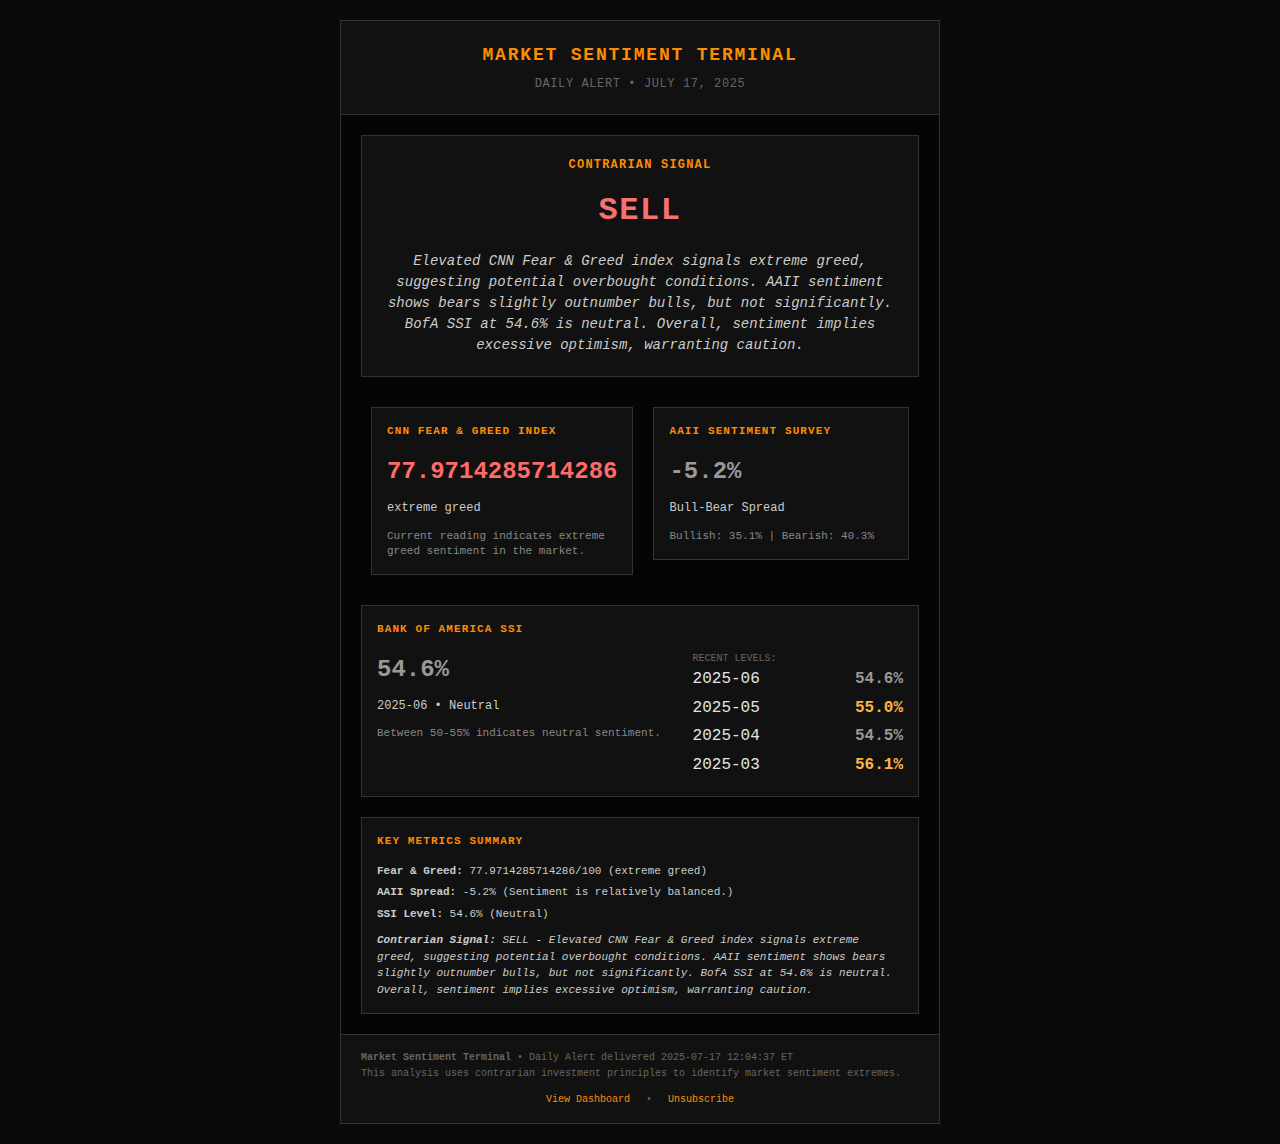
<file: email_preview.html>
<!DOCTYPE html>
<html lang="en">
<head>
    <meta charset="UTF-8">
    <meta name="viewport" content="width=device-width, initial-scale=1.0">
    <title>Daily Market Sentiment Alert</title>
    <style>
        /* Reset and base styles */
        * {
            margin: 0;
            padding: 0;
            box-sizing: border-box;
        }
        
        body {
            font-family: 'Courier New', 'SF Mono', monospace;
            background-color: #0a0a0a;
            color: #e4e4e4;
            line-height: 1.6;
            margin: 0;
            padding: 20px;
        }
        
        .email-container {
            max-width: 600px;
            margin: 0 auto;
            background-color: #050505;
            border: 1px solid #333;
        }
        
        /* Header */
        .email-header {
            background-color: #111;
            border-bottom: 1px solid #333;
            padding: 20px;
            text-align: center;
        }
        
        .header-title {
            color: #ff8c00;
            font-size: 18px;
            font-weight: 600;
            letter-spacing: 0.1em;
            margin-bottom: 5px;
        }
        
        .header-subtitle {
            color: #666;
            font-size: 12px;
            text-transform: uppercase;
            letter-spacing: 0.05em;
        }
        
        /* Main content */
        .email-content {
            padding: 20px;
        }
        
        /* Recommendation section */
        .recommendation-section {
            background-color: #111;
            border: 1px solid #333;
            padding: 20px;
            margin-bottom: 20px;
            text-align: center;
        }
        
        .recommendation-label {
            color: #ff8c00;
            font-size: 12px;
            font-weight: 600;
            letter-spacing: 0.1em;
            margin-bottom: 10px;
        }
        
        .recommendation-value {
            font-size: 32px;
            font-weight: 700;
            margin-bottom: 15px;
            letter-spacing: 0.05em;
        }
        
        .recommendation-value.buy { color: #4ADE80; }
        .recommendation-value.sell { color: #F87171; }
        .recommendation-value.hold { color: #FFB347; }
        
        .recommendation-commentary {
            color: #ccc;
            font-size: 14px;
            line-height: 1.5;
            font-style: italic;
        }
        
        /* Indicators grid */
        .indicators-grid {
            display: table;
            width: 100%;
            margin-bottom: 20px;
        }
        
        .indicator-row {
            display: table-row;
        }
        
        .indicator-cell {
            display: table-cell;
            width: 50%;
            padding: 10px;
            vertical-align: top;
        }
        
        .indicator-box {
            background-color: #111;
            border: 1px solid #333;
            padding: 15px;
            height: 100%;
        }
        
        .indicator-title {
            color: #ff8c00;
            font-size: 11px;
            font-weight: 600;
            letter-spacing: 0.1em;
            margin-bottom: 12px;
            text-transform: uppercase;
        }
        
        .indicator-value {
            font-size: 24px;
            font-weight: 600;
            margin-bottom: 8px;
        }
        
        .indicator-label {
            font-size: 12px;
            color: #ccc;
            margin-bottom: 10px;
        }
        
        .indicator-description {
            font-size: 11px;
            color: #888;
            line-height: 1.4;
        }
        
        /* Color classes for indicators */
        .fear-extreme { color: #7B68EE; }
        .fear { color: #4169E1; }
        .neutral { color: #999; }
        .greed { color: #FFB347; }
        .greed-extreme { color: #FF6B6B; }
        .bearish { color: #4169E1; }
        .bullish { color: #FFB347; }
        .extreme-bullish { color: #FF6B6B; }
        
        /* SSI section (full width) */
        .ssi-section {
            background-color: #111;
            border: 1px solid #333;
            padding: 15px;
            margin-bottom: 20px;
        }
        
        .ssi-content {
            display: table;
            width: 100%;
        }
        
        .ssi-main {
            display: table-cell;
            width: 60%;
            padding-right: 15px;
        }
        
        .ssi-data {
            display: table-cell;
            width: 40%;
            vertical-align: top;
        }
        
        .ssi-history {
            font-size: 10px;
            color: #666;
        }
        
        .ssi-row {
            display: table;
            width: 100%;
            margin-bottom: 3px;
        }
        
        .ssi-month {
            display: table-cell;
            width: 60%;
            padding-right: 10px;
        }
        
        .ssi-value {
            display: table-cell;
            width: 40%;
            text-align: right;
            font-weight: 600;
        }
        
        /* Footer */
        .email-footer {
            background-color: #111;
            border-top: 1px solid #333;
            padding: 15px 20px;
            font-size: 10px;
            color: #666;
        }
        
        .footer-info {
            margin-bottom: 10px;
        }
        
        .footer-links {
            text-align: center;
        }
        
        .footer-links a {
            color: #ff8c00;
            text-decoration: none;
            margin: 0 10px;
        }
        
        .footer-links a:hover {
            text-decoration: underline;
        }
        
        /* Mobile responsive */
        @media only screen and (max-width: 600px) {
            body {
                padding: 10px;
            }
            
            .email-container {
                width: 100% !important;
            }
            
            .indicators-grid {
                display: block;
            }
            
            .indicator-row {
                display: block;
            }
            
            .indicator-cell {
                display: block;
                width: 100% !important;
                margin-bottom: 10px;
            }
            
            .ssi-content {
                display: block;
            }
            
            .ssi-main, .ssi-data {
                display: block;
                width: 100% !important;
                padding-right: 0;
                margin-bottom: 10px;
            }
            
            .recommendation-value {
                font-size: 28px;
            }
            
            .indicator-value {
                font-size: 20px;
            }
        }
    </style>
</head>
<body>
    <div class="email-container">
        <!-- Header -->
        <div class="email-header">
            <div class="header-title">MARKET SENTIMENT TERMINAL</div>
            <div class="header-subtitle">Daily Alert • July 17, 2025</div>
        </div>
        
        <!-- Main Content -->
        <div class="email-content">
            <!-- Recommendation Section -->
            <div class="recommendation-section">
                <div class="recommendation-label">CONTRARIAN SIGNAL</div>
                <div class="recommendation-value sell">SELL</div>
                <div class="recommendation-commentary">Elevated CNN Fear & Greed index signals extreme greed, suggesting potential overbought conditions. AAII sentiment shows bears slightly outnumber bulls, but not significantly. BofA SSI at 54.6% is neutral. Overall, sentiment implies excessive optimism, warranting caution.</div>
            </div>
            
            <!-- Indicators Grid -->
            <div class="indicators-grid">
                <div class="indicator-row">
                    <!-- Fear & Greed -->
                    <div class="indicator-cell">
                        <div class="indicator-box">
                            <div class="indicator-title">CNN Fear & Greed Index</div>
                            <div class="indicator-value greed-extreme">77.9714285714286</div>
                            <div class="indicator-label">extreme greed</div>
                            <div class="indicator-description">Current reading indicates extreme greed sentiment in the market.</div>
                        </div>
                    </div>
                    
                    <!-- AAII Sentiment -->
                    <div class="indicator-cell">
                        <div class="indicator-box">
                            <div class="indicator-title">AAII Sentiment Survey</div>
                            <div class="indicator-value neutral">-5.2%</div>
                            <div class="indicator-label">Bull-Bear Spread</div>
                            <div class="indicator-description">Bullish: 35.1% | Bearish: 40.3%</div>
                        </div>
                    </div>
                </div>
            </div>
            
            <!-- SSI Section -->
            <div class="ssi-section">
                <div class="indicator-title">Bank of America SSI</div>
                <div class="ssi-content">
                    <div class="ssi-main">
                        <div class="indicator-value neutral">54.6%</div>
                        <div class="indicator-label">2025-06 • Neutral</div>
                        <div class="indicator-description">Between 50-55% indicates neutral sentiment.</div>
                    </div>
                    <div class="ssi-data">
                        <div class="ssi-history">RECENT LEVELS:</div>
                        
            <div class="ssi-row">
                <div class="ssi-month">2025-06</div>
                <div class="ssi-value neutral">54.6%</div>
            </div>
        
            <div class="ssi-row">
                <div class="ssi-month">2025-05</div>
                <div class="ssi-value bullish">55.0%</div>
            </div>
        
            <div class="ssi-row">
                <div class="ssi-month">2025-04</div>
                <div class="ssi-value neutral">54.5%</div>
            </div>
        
            <div class="ssi-row">
                <div class="ssi-month">2025-03</div>
                <div class="ssi-value bullish">56.1%</div>
            </div>
        
                    </div>
                </div>
            </div>
            
            <!-- Key Metrics Summary -->
            <div class="indicator-box">
                <div class="indicator-title">Key Metrics Summary</div>
                <div style="font-size: 11px; color: #ccc; line-height: 1.5;">
                    <div style="margin-bottom: 5px;">
                        <strong>Fear & Greed:</strong> 77.9714285714286/100 (extreme greed)
                    </div>
                    <div style="margin-bottom: 5px;">
                        <strong>AAII Spread:</strong> -5.2% (Sentiment is relatively balanced.)
                    </div>
                    <div style="margin-bottom: 5px;">
                        <strong>SSI Level:</strong> 54.6% (Neutral)
                    </div>
                    <div style="margin-top: 10px; font-style: italic;">
                        <strong>Contrarian Signal:</strong> SELL - Elevated CNN Fear & Greed index signals extreme greed, suggesting potential overbought conditions. AAII sentiment shows bears slightly outnumber bulls, but not significantly. BofA SSI at 54.6% is neutral. Overall, sentiment implies excessive optimism, warranting caution.
                    </div>
                </div>
            </div>
        </div>
        
        <!-- Footer -->
        <div class="email-footer">
            <div class="footer-info">
                <strong>Market Sentiment Terminal</strong> • Daily Alert delivered 2025-07-17 12:04:37 ET<br>
                This analysis uses contrarian investment principles to identify market sentiment extremes.
            </div>
            <div class="footer-links">
                <a href="https://your-dashboard-url.com">View Dashboard</a> • 
                <a href="https://your-dashboard-url.com/unsubscribe">Unsubscribe</a>
            </div>
        </div>
    </div>
</body>
</html>
</file>
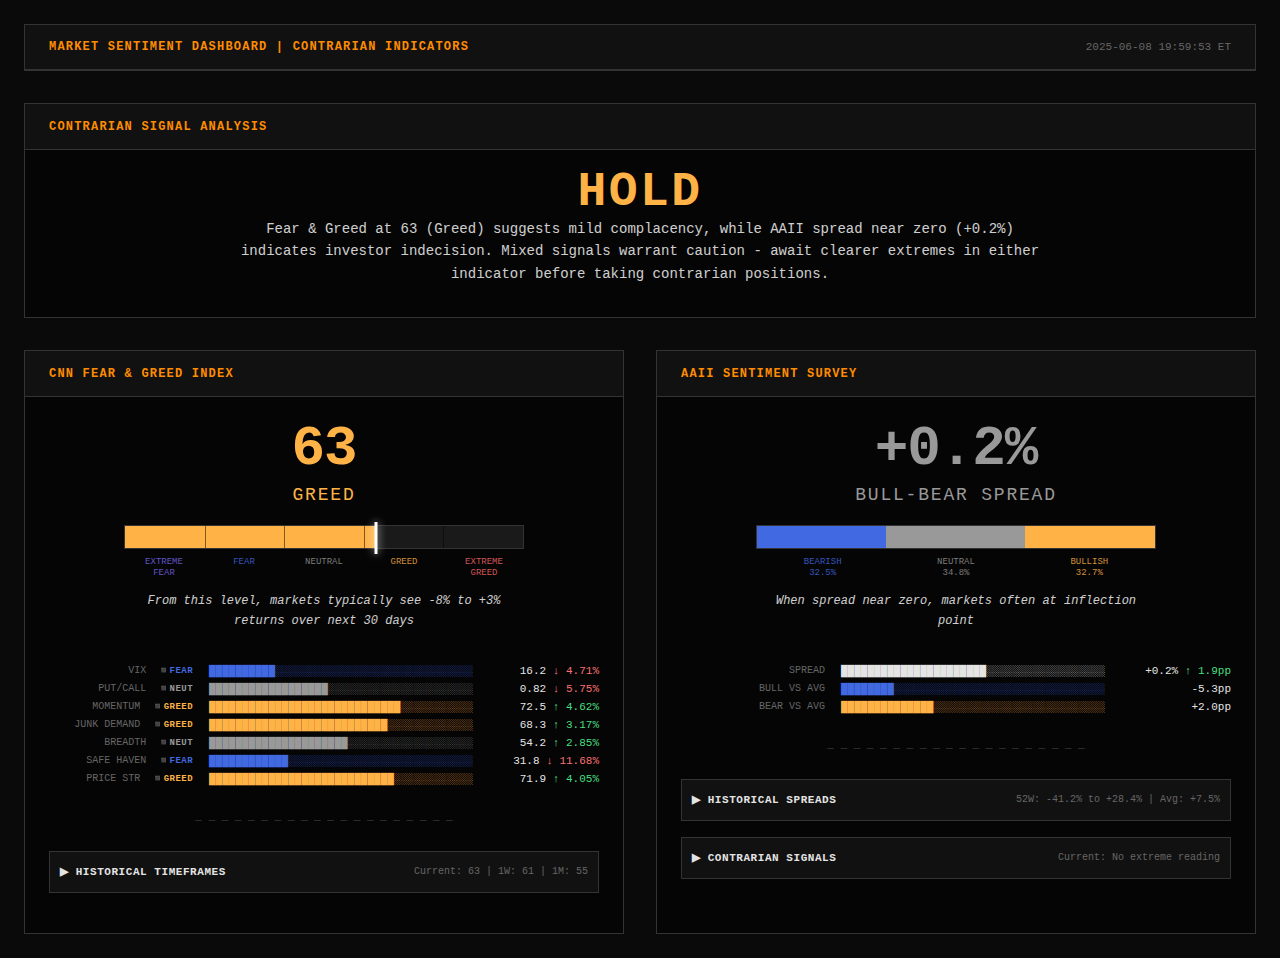
<file: original__index.html>
<!DOCTYPE html>
<html lang="en">
<head>
    <meta charset="UTF-8">
    <meta name="viewport" content="width=device-width, initial-scale=1.0">
    <title>Market Sentiment Dashboard - SRCL</title>
    <style>
        @font-face {
            font-family: 'Berkeley Mono';
            src: url('https://fonts.googleapis.com/css2?family=IBM+Plex+Mono:wght@400;600&display=swap');
        }

        * {
            box-sizing: border-box;
        }

        body {
            background-color: #0a0a0a;
            color: #e4e4e4;
            font-family: 'IBM Plex Mono', 'Berkeley Mono', 'Courier New', monospace;
            margin: 0;
            padding: 24px;
            font-size: 14px;
            line-height: 20px;
            -webkit-font-smoothing: antialiased;
        }

        .dashboard-container {
            max-width: 1400px;
            margin: 0 auto;
        }

        /* Page header container */
        .page-header-container {
            background-color: #050505;
            border: 1px solid #333;
            margin-bottom: 32px;
        }

        .page-header-container .box-header {
            display: flex;
            justify-content: space-between;
            align-items: center;
        }

        /* Consistent headers for all boxes */
        .box-header {
            background-color: #111;
            border-bottom: 1px solid #333;
            padding: 12px 24px;
        }

        .box-title {
            font-size: 12px;
            font-weight: 600;
            letter-spacing: 0.1em;
            color: #ff8c00;
        }

        .timestamp {
            color: #666;
            font-size: 11px;
        }

        /* Signal Analysis Frame */
        .signal-analysis-frame {
            background-color: #050505;
            border: 1px solid #333;
            margin-bottom: 32px;
            padding: 0;
        }

        .signal-content {
            padding: 32px;
            text-align: center;
        }

        .signal-recommendation {
            font-size: 48px;
            font-weight: 600;
            color: #FFB347;
            margin-bottom: 16px;
            letter-spacing: 0.05em;
        }

        .signal-recommendation.buy {
            color: #4ADE80;
        }

        .signal-recommendation.sell {
            color: #F87171;
        }

        .signal-recommendation.hold {
            color: #FFB347;
        }

        .signal-description {
            font-size: 14px;
            line-height: 1.6;
            color: #e4e4e4;
            max-width: 800px;
            margin: 0 auto;
            opacity: 0.9;
        }

        /* Responsive grid */
        .indicators-grid {
            display: grid;
            grid-template-columns: 1fr;
            gap: 32px;
        }

        @media (min-width: 768px) {
            .indicators-grid {
                grid-template-columns: repeat(2, 1fr);
            }
        }

        /* Indicator container */
        .indicator-container {
            border: 1px solid #333;
            padding: 0;
            background-color: #050505;
        }

        .indicator-content {
            padding: 24px;
        }

        /* Main display section */
        .main-display {
            margin-bottom: 32px;
            text-align: center;
        }

        .index-value {
            font-size: 56px;
            font-weight: 600;
            line-height: 1;
            margin-bottom: 8px;
            letter-spacing: -0.02em;
        }

        .index-label {
            font-size: 18px;
            margin-bottom: 20px;
            letter-spacing: 0.1em;
        }

        /* Main bar visualization */
        .main-bar-container {
            max-width: 400px;
            margin: 0 auto;
        }

        .main-bar {
            height: 24px;
            background: #1a1a1a;
            border: 1px solid #333;
            position: relative;
            margin-bottom: 8px;
        }

        .main-bar-fill {
            height: 100%;
            position: absolute;
            left: 0;
            top: 0;
        }

        .main-bar-marker {
            position: absolute;
            top: -4px;
            width: 3px;
            height: 32px;
            background: #fff;
            box-shadow: 0 0 8px rgba(255, 255, 255, 0.8);
            transform: translateX(-50%);
        }

        .zone-divider {
            position: absolute;
            top: 0;
            width: 1px;
            height: 100%;
            background: #000;
            opacity: 0.5;
        }

        .zone-labels {
            display: flex;
            justify-content: space-between;
            margin-bottom: 12px;
        }

        .zone-label {
            flex: 1;
            font-size: 9px;
            text-align: center;
            line-height: 11px;
            opacity: 0.8;
        }

        .main-stats {
            font-size: 12px;
            color: #e4e4e4;
            text-align: center;
            margin-bottom: 24px;
            font-style: italic;
            opacity: 0.9;
        }

        /* ASCII-style bar chart */
        .ascii-bar {
            margin: 24px 0;
            font-size: 11px;
            line-height: 16px;
        }

        .bar-row {
            display: flex;
            align-items: center;
            margin-bottom: 2px;
        }

        /* Tooltip styling */
        .bar-label[title] {
            cursor: help;
            position: relative;
        }

        .bar-label[title]:hover {
            color: #e4e4e4;
        }

        /* Native tooltip enhancement */
        .bar-label {
            width: 160px;
            text-align: right;
            padding-right: 16px;
            color: #666;
            display: flex;
            justify-content: flex-end;
            align-items: center;
            gap: 8px;
            transition: color 0.2s;
            font-size: 10px;
        }

        .bar-chart {
            flex: 1;
            font-family: monospace;
        }

        .bar-value {
            margin-left: 8px;
            color: #e4e4e4;
            font-size: 11px;
        }

        /* Zone indicators */
        .zone-indicator {
            font-size: 9px;
            font-weight: 600;
            letter-spacing: 0.05em;
            margin-left: 4px;
        }

        /* Color indicators */
        .fear-extreme { color: #7B68EE; }
        .fear { color: #4169E1; }
        .neutral { color: #999; }
        .greed { color: #FFB347; }
        .greed-extreme { color: #FF6B6B; }

        .positive { color: #4ADE80; }
        .negative { color: #F87171; }

        /* Collapsible sections */
        .collapsible-section {
            margin-bottom: 16px;
        }

        .section-header {
            background-color: #111;
            border: 1px solid #333;
            padding: 10px;
            cursor: pointer;
            display: flex;
            justify-content: space-between;
            align-items: center;
            transition: border-color 0.2s;
            font-size: 11px;
        }

        .section-header:hover {
            border-color: #444;
        }

        .section-title {
            font-size: 11px;
            font-weight: 600;
            letter-spacing: 0.05em;
            color: #e4e4e4;
        }

        .section-summary {
            font-size: 10px;
            color: #666;
        }

        .section-content {
            background-color: #0a0a0a;
            border: 1px solid #333;
            border-top: none;
            padding: 16px;
        }

        .stats-grid {
            display: grid;
            grid-template-columns: repeat(3, 1fr);
            gap: 12px;
            font-size: 11px;
            line-height: 18px;
        }

        /* Table styling */
        .data-table {
            width: 100%;
            border-collapse: collapse;
            margin-bottom: 16px;
            font-size: 11px;
        }

        .data-table th,
        .data-table td {
            padding: 8px 0;
            text-align: left;
            border-bottom: 1px solid #222;
        }

        .data-table th {
            color: #666;
            font-weight: normal;
            font-size: 10px;
            text-transform: uppercase;
            letter-spacing: 0.05em;
        }

        .data-table td {
            color: #e4e4e4;
        }

        .data-table tr:hover td {
            background-color: #111;
        }

        /* ASCII decorations */
        .ascii-divider {
            margin: 20px 0;
            color: #333;
            text-align: center;
            font-size: 11px;
        }

        /* Remove old AAII styles and simplify */
        .bullish { color: #4ADE80; }
        .bearish { color: #F87171; }
    </style>
</head>
<body>
    <div class="dashboard-container">
        <!-- Page Header -->
        <div class="page-header-container">
            <div class="box-header">
                <span class="box-title">MARKET SENTIMENT DASHBOARD | CONTRARIAN INDICATORS</span>
                <span class="timestamp">2025-06-08 19:59:53 ET</span>
            </div>
        </div>

        <!-- Contrarian Signal Analysis -->
        <div class="signal-analysis-frame">
            <div class="box-header">
                <span class="box-title">CONTRARIAN SIGNAL ANALYSIS</span>
            </div>
            <div class="signal-content">
                <div class="signal-recommendation">HOLD</div>
                <div class="signal-description">
                    Fear & Greed at 63 (Greed) suggests mild complacency, while AAII spread near zero (+0.2%) indicates investor indecision. 
                    Mixed signals warrant caution - await clearer extremes in either indicator before taking contrarian positions.
                </div>
            </div>
        </div>

        <div class="indicators-grid">
            <!-- Fear & Greed Index -->
            <div class="indicator-container">
                <div class="box-header">
                    <span class="box-title">CNN FEAR & GREED INDEX</span>
                </div>
                <div class="indicator-content">
                    <div class="main-display">
                        <div class="index-value greed">63</div>
                        <div class="index-label greed">GREED</div>
                        <div class="main-bar-container">
                        <div class="main-bar">
                            <div class="main-bar-fill" style="width: 63%; background: #FFB347;"></div>
                            <div class="main-bar-marker" style="left: 63%;"></div>
                            <div class="zone-divider" style="left: 20%;"></div>
                            <div class="zone-divider" style="left: 40%;"></div>
                            <div class="zone-divider" style="left: 60%;"></div>
                            <div class="zone-divider" style="left: 80%;"></div>
                        </div>
                        <div class="zone-labels">
                            <span class="zone-label fear-extreme">EXTREME<br>FEAR</span>
                            <span class="zone-label fear">FEAR</span>
                            <span class="zone-label neutral">NEUTRAL</span>
                            <span class="zone-label greed">GREED</span>
                            <span class="zone-label greed-extreme">EXTREME<br>GREED</span>
                        </div>
                        <div class="main-stats">From this level, markets typically see -8% to +3% returns over next 30 days</div>
                    </div>
                </div>

                <div class="ascii-bar">
                    <div class="bar-row">
                        <span class="bar-label" title="Measures expected S&P 500 volatility over next 30 days. Higher VIX = more fear">VIX <span class="zone-indicator fear">◾FEAR</span></span>
                        <span class="bar-chart fear">██████████░░░░░░░░░░░░░░░░░░░░░░░░░░░░░░</span>
                        <span class="bar-value">16.2 <span class="negative">↓ 4.71%</span></span>
                    </div>
                    <div class="bar-row">
                        <span class="bar-label" title="Ratio of put options (bearish) to call options (bullish). Above 1.0 signals fear">PUT/CALL <span class="zone-indicator neutral">◾NEUT</span></span>
                        <span class="bar-chart neutral">██████████████████░░░░░░░░░░░░░░░░░░░░░░</span>
                        <span class="bar-value">0.82 <span class="negative">↓ 5.75%</span></span>
                    </div>
                    <div class="bar-row">
                        <span class="bar-label" title="S&P 500 vs its 125-day moving average. Above average = positive momentum">MOMENTUM <span class="zone-indicator greed">◾GREED</span></span>
                        <span class="bar-chart greed">█████████████████████████████░░░░░░░░░░░</span>
                        <span class="bar-value">72.5 <span class="positive">↑ 4.62%</span></span>
                    </div>
                    <div class="bar-row">
                        <span class="bar-label" title="Spread between junk bonds and Treasury yields. Narrow spread = risk appetite">JUNK DEMAND <span class="zone-indicator greed">◾GREED</span></span>
                        <span class="bar-chart greed">███████████████████████████░░░░░░░░░░░░░</span>
                        <span class="bar-value">68.3 <span class="positive">↑ 3.17%</span></span>
                    </div>
                    <div class="bar-row">
                        <span class="bar-label" title="Volume of rising stocks vs falling stocks on NYSE. High ratio = bullish">BREADTH <span class="zone-indicator neutral">◾NEUT</span></span>
                        <span class="bar-chart neutral">█████████████████████░░░░░░░░░░░░░░░░░░░</span>
                        <span class="bar-value">54.2 <span class="positive">↑ 2.85%</span></span>
                    </div>
                    <div class="bar-row">
                        <span class="bar-label" title="Treasury bond vs stock returns over 20 days. Bonds outperforming = fear">SAFE HAVEN <span class="zone-indicator fear">◾FEAR</span></span>
                        <span class="bar-chart fear">████████████░░░░░░░░░░░░░░░░░░░░░░░░░░░░</span>
                        <span class="bar-value">31.8 <span class="negative">↓ 11.68%</span></span>
                    </div>
                    <div class="bar-row">
                        <span class="bar-label" title="NYSE stocks at 52-week highs vs lows. More highs = bullish sentiment">PRICE STR <span class="zone-indicator greed">◾GREED</span></span>
                        <span class="bar-chart greed">████████████████████████████░░░░░░░░░░░░</span>
                        <span class="bar-value">71.9 <span class="positive">↑ 4.05%</span></span>
                    </div>
                </div>

                <div class="ascii-divider">─ ─ ─ ─ ─ ─ ─ ─ ─ ─ ─ ─ ─ ─ ─ ─ ─ ─ ─ ─</div>

                <div class="collapsible-section">
                    <div class="section-header" onclick="toggleSection('fg-timeframe')">
                        <span class="section-title">▶ HISTORICAL TIMEFRAMES</span>
                        <span class="section-summary">Current: 63 | 1W: 61 | 1M: 55</span>
                    </div>
                    <div id="fg-timeframe-content" class="section-content" style="display: none;">
                        <table class="data-table">
                            <thead>
                                <tr>
                                    <th>TIMEFRAME</th>
                                    <th>VALUE</th>
                                    <th>SENTIMENT</th>
                                    <th>CHANGE</th>
                                </tr>
                            </thead>
                            <tbody>
                                <tr>
                                    <td>Current</td>
                                    <td class="greed">63</td>
                                    <td class="greed">GREED</td>
                                    <td class="positive">+5 (8.62%)</td>
                                </tr>
                                <tr>
                                    <td>1 Day Ago</td>
                                    <td class="neutral">58</td>
                                    <td class="neutral">NEUTRAL</td>
                                    <td>-</td>
                                </tr>
                                <tr>
                                    <td>1 Week Ago</td>
                                    <td class="greed">61</td>
                                    <td class="greed">GREED</td>
                                    <td>-</td>
                                </tr>
                                <tr>
                                    <td>1 Month Ago</td>
                                    <td class="neutral">55</td>
                                    <td class="neutral">NEUTRAL</td>
                                    <td>-</td>
                                </tr>
                                <tr>
                                    <td>1 Year Ago</td>
                                    <td class="neutral">45</td>
                                    <td class="neutral">NEUTRAL</td>
                                    <td>-</td>
                                </tr>
                            </tbody>
                        </table>
                    </div>
                </div>
                </div>
            </div>

            <!-- AAII Sentiment Survey -->
            <div class="indicator-container">
                <div class="box-header">
                    <span class="box-title">AAII SENTIMENT SURVEY</span>
                </div>
                <div class="indicator-content">
                    <div class="main-display">
                        <div class="index-value neutral">+0.2%</div>
                        <div class="index-label neutral">BULL-BEAR SPREAD</div>
                        <div class="main-bar-container">
                        <div class="main-bar" style="overflow: hidden;">
                            <div class="aaii-segment bearish" style="position: absolute; left: 0; width: 32.5%; height: 100%; background: #4169E1;"></div>
                            <div class="aaii-segment neutral" style="position: absolute; left: 32.5%; width: 34.8%; height: 100%; background: #999;"></div>
                            <div class="aaii-segment bullish" style="position: absolute; left: 67.3%; width: 32.7%; height: 100%; background: #FFB347;"></div>
                        </div>
                        <div class="zone-labels">
                            <span class="zone-label fear">BEARISH<br>32.5%</span>
                            <span class="zone-label neutral">NEUTRAL<br>34.8%</span>
                            <span class="zone-label greed">BULLISH<br>32.7%</span>
                        </div>
                        <div class="main-stats">When spread near zero, markets often at inflection point</div>
                    </div>
                </div>

                <div class="ascii-bar">
                    <div class="bar-row">
                        <span class="bar-label" title="Bull-Bear spread over time">SPREAD</span>
                        <span class="bar-chart">██████████████████████░░░░░░░░░░░░░░░░░░</span>
                        <span class="bar-value">+0.2% <span class="positive">↑ 1.9pp</span></span>
                    </div>
                    <div class="bar-row">
                        <span class="bar-label" title="% below historical average">BULL VS AVG</span>
                        <span class="bar-chart fear">████████░░░░░░░░░░░░░░░░░░░░░░░░░░░░░░░░</span>
                        <span class="bar-value">-5.3pp</span>
                    </div>
                    <div class="bar-row">
                        <span class="bar-label" title="% above historical average">BEAR VS AVG</span>
                        <span class="bar-chart greed">██████████████░░░░░░░░░░░░░░░░░░░░░░░░░░</span>
                        <span class="bar-value">+2.0pp</span>
                    </div>
                </div>

                <div class="ascii-divider">─ ─ ─ ─ ─ ─ ─ ─ ─ ─ ─ ─ ─ ─ ─ ─ ─ ─ ─ ─</div>

                <div class="collapsible-section">
                    <div class="section-header" onclick="toggleSection('aaii-history')">
                        <span class="section-title">▶ HISTORICAL SPREADS</span>
                        <span class="section-summary">52W: -41.2% to +28.4% | Avg: +7.5%</span>
                    </div>
                    <div id="aaii-history-content" class="section-content" style="display: none;">
                        <table class="data-table">
                            <thead>
                                <tr>
                                    <th>DATE</th>
                                    <th>SPREAD</th>
                                    <th>BULL</th>
                                    <th>BEAR</th>
                                    <th>SIGNAL</th>
                                </tr>
                            </thead>
                            <tbody>
                                <tr>
                                    <td>Current</td>
                                    <td>+0.2%</td>
                                    <td>32.7%</td>
                                    <td>32.5%</td>
                                    <td class="neutral">NEUTRAL</td>
                                </tr>
                                <tr>
                                    <td>1W Ago</td>
                                    <td>-1.7%</td>
                                    <td>32.9%</td>
                                    <td>34.6%</td>
                                    <td class="neutral">NEUTRAL</td>
                                </tr>
                                <tr>
                                    <td>1M Ago</td>
                                    <td>-12.4%</td>
                                    <td>28.1%</td>
                                    <td>40.5%</td>
                                    <td class="fear">BEARISH</td>
                                </tr>
                                <tr>
                                    <td>3M Ago</td>
                                    <td>+18.2%</td>
                                    <td>48.3%</td>
                                    <td>30.1%</td>
                                    <td class="greed">BULLISH</td>
                                </tr>
                                <tr>
                                    <td>1Y Ago</td>
                                    <td>-8.1%</td>
                                    <td>31.2%</td>
                                    <td>39.3%</td>
                                    <td class="neutral">NEUTRAL</td>
                                </tr>
                            </tbody>
                        </table>
                    </div>
                </div>

                <div class="collapsible-section">
                    <div class="section-header" onclick="toggleSection('aaii-signal')">
                        <span class="section-title">▶ CONTRARIAN SIGNALS</span>
                        <span class="section-summary">Current: No extreme reading</span>
                    </div>
                    <div id="aaii-signal-content" class="section-content" style="display: none;">
                        <div class="stats-grid">
                            <div>Extreme Bullish: <span style="color: #e4e4e4;">&gt; +20%</span></div>
                            <div>Extreme Bearish: <span style="color: #e4e4e4;">&lt; -20%</span></div>
                            <div>Last Extreme: <span style="color: #e4e4e4;">-41.2% (Feb 27)</span></div>
                            <div>Signal Accuracy: <span style="color: #e4e4e4;">73% (2SD)</span></div>
                            <div>Avg Reversal Time: <span style="color: #e4e4e4;">3-5 weeks</span></div>
                            <div>Current Status: <span style="color: #e4e4e4;">Neutral Zone</span></div>
                        </div>
                    </div>
                </div>
                </div>
            </div>
        </div>
    </div>

    <script>
        // Toggle sections
        function toggleSection(section) {
            const content = document.getElementById(`${section}-content`);
            const header = content.previousElementSibling;
            const title = header.querySelector('.section-title');
            
            if (content.style.display === 'none') {
                content.style.display = 'block';
                title.textContent = title.textContent.replace('▶', '▼');
            } else {
                content.style.display = 'none';
                title.textContent = title.textContent.replace('▼', '▶');
            }
        }

        // Update timestamp
        function updateTimestamp() {
            const now = new Date();
            const timestamp = now.toISOString().replace('T', ' ').substring(0, 19) + ' ET';
            document.querySelector('.timestamp').textContent = timestamp;
        }

        setInterval(updateTimestamp, 1000);

        // Update colors based on values
        function updateColors() {
            const value = 63;
            const mainValue = document.querySelector('.index-value');
            const mainLabel = document.querySelector('.index-label');
            
            if (value < 20) {
                mainValue.className = 'index-value fear-extreme';
                mainLabel.className = 'index-label fear-extreme';
            } else if (value < 40) {
                mainValue.className = 'index-value fear';
                mainLabel.className = 'index-label fear';
            } else if (value < 60) {
                mainValue.className = 'index-value neutral';
                mainLabel.className = 'index-label neutral';
            } else if (value < 80) {
                mainValue.className = 'index-value greed';
                mainLabel.className = 'index-label greed';
            } else {
                mainValue.className = 'index-value greed-extreme';
                mainLabel.className = 'index-label greed-extreme';
            }
        }

        updateColors();

        // Update bar color based on zone
        function updateBarColor() {
            const value = 63;
            const barFill = document.querySelector('.main-bar-fill');
            
            if (value < 20) {
                barFill.style.background = '#7B68EE'; // Extreme Fear - Purple
            } else if (value < 40) {
                barFill.style.background = '#4169E1'; // Fear - Blue
            } else if (value < 60) {
                barFill.style.background = '#999'; // Neutral - Gray
            } else if (value < 80) {
                barFill.style.background = '#FFB347'; // Greed - Orange
            } else {
                barFill.style.background = '#FF6B6B'; // Extreme Greed - Red
            }
        }

        updateBarColor();

        // Update AAII spread color
        function updateSpreadColor() {
            const spreadValue = 0.2;
            const spreadElement = document.querySelector('.spread-value');
            
            if (Math.abs(spreadValue) < 5) {
                spreadElement.className = 'spread-value neutral';
            } else if (spreadValue > 0) {
                spreadElement.className = 'spread-value bullish';
            } else {
                spreadElement.className = 'spread-value bearish';
            }
        }

        // Update signal recommendation based on indicators
        function updateSignalRecommendation() {
            const fearGreedValue = 63;
            const bullBearSpread = 0.2;
            
            let recommendation = "HOLD";
            let description = "";
            
            // Contrarian logic
            if (fearGreedValue > 80 && bullBearSpread > 20) {
                recommendation = "SELL";
                description = "Extreme greed (F&G: " + fearGreedValue + ") combined with excessive bullishness (AAII: +" + bullBearSpread + "%) signals peak optimism. Strong contrarian sell signal as markets often correct from euphoric levels.";
            } else if (fearGreedValue < 20 && bullBearSpread < -20) {
                recommendation = "BUY";
                description = "Extreme fear (F&G: " + fearGreedValue + ") combined with excessive bearishness (AAII: " + bullBearSpread + "%) indicates capitulation. Strong contrarian buy signal as markets typically rebound from oversold conditions.";
            } else if (fearGreedValue > 70 || bullBearSpread > 15) {
                recommendation = "HOLD";
                description = "Elevated greed levels suggest caution, but readings not extreme enough for contrarian action. Monitor for further deterioration in sentiment before considering defensive positions.";
            } else if (fearGreedValue < 30 || bullBearSpread < -15) {
                recommendation = "HOLD";
                description = "Fear is present but not at panic levels. Watch for extreme readings or capitulation signals before taking contrarian long positions.";
            } else {
                recommendation = "HOLD";
                description = "Fear & Greed at " + fearGreedValue + " (Greed) suggests mild complacency, while AAII spread near zero (+" + bullBearSpread + "%) indicates investor indecision. Mixed signals warrant caution - await clearer extremes in either indicator before taking contrarian positions.";
            }
            
            const recElement = document.querySelector('.signal-recommendation');
            recElement.textContent = recommendation;
            recElement.className = 'signal-recommendation ' + recommendation.toLowerCase();
            
            document.querySelector('.signal-description').textContent = description;
        }
        
        updateSignalRecommendation();
    </script>
</body>
</html>
</file>
